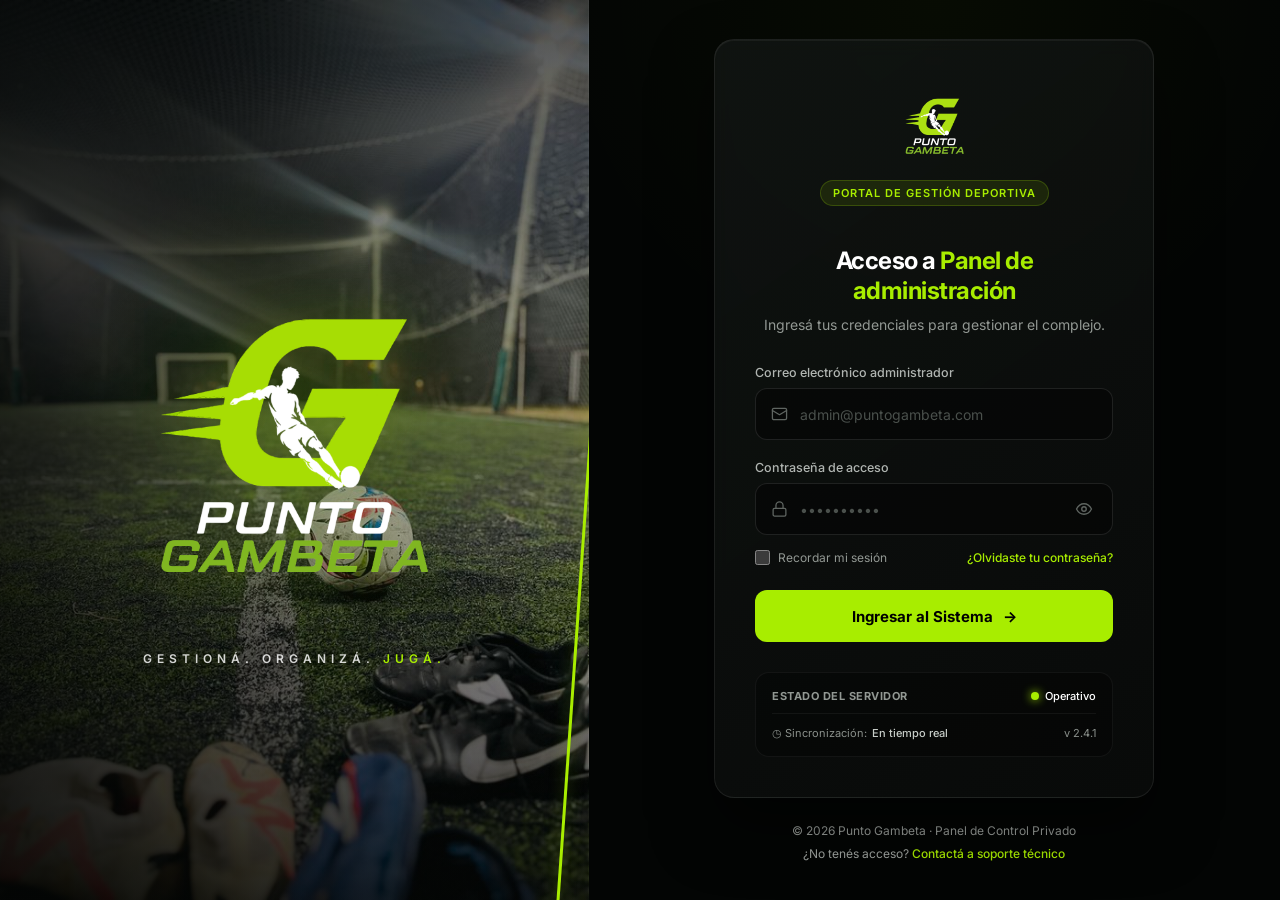
<file: index.html>
<!DOCTYPE html>
<html lang="es">

<head>
    <meta charset="UTF-8">
    <meta name="viewport" content="width=device-width, initial-scale=1.0">
    <meta name="description" content="Punto Gambeta — Portal privado de gestión deportiva. Acceso al panel de administración del complejo.">
    <meta name="theme-color" content="#030504">
    <meta name="color-scheme" content="dark">
    <title>Punto Gambeta | Portal de Gestión Deportiva</title>
    <link rel="icon" type="image/png" href="./assets/logo.png">
    <link rel="preload" as="image" href="./assets/fondo-cancha.jpg">

    <link rel="preconnect" href="https://fonts.googleapis.com">
    <link rel="preconnect" href="https://fonts.gstatic.com" crossorigin>
    <link href="https://fonts.googleapis.com/css2?family=Inter:wght@400;500;600;700&display=swap" rel="stylesheet">

    <style>
        /* =====================================================
           VARIABLES
        ===================================================== */
        :root {
            --verde: #a8ed00;
            --verde-hover: #baff20;
            --negro: #030504;
            --negro-2: #080b09;
            --blanco: #ffffff;
            --gris: #929893;
            --gris-dark: #626864;
            --borde: rgba(255,255,255,.08);
            --verde-soft: rgba(168,237,0,.08);
            --error: #ff6b6b;
            --radius: 12px;
        }

        /* =====================================================
           RESET
        ===================================================== */
        * {
            margin: 0;
            padding: 0;
            box-sizing: border-box;
        }

        html {
            scroll-behavior: smooth;
        }

        body {
            min-height: 100vh;
            font-family: 'Inter', -apple-system, BlinkMacSystemFont, 'Segoe UI', Arial, Helvetica, sans-serif;
            background: var(--negro);
            color: var(--blanco);
            overflow-x: hidden;
            -webkit-font-smoothing: antialiased;
        }

        ::selection {
            background: var(--verde);
            color: #000;
        }

        :focus-visible {
            outline: 2px solid var(--verde);
            outline-offset: 2px;
        }

        img {
            user-select: none;
            -webkit-user-drag: none;
        }

        .sr-only {
            position: absolute;
            width: 1px;
            height: 1px;
            padding: 0;
            margin: -1px;
            overflow: hidden;
            clip: rect(0, 0, 0, 0);
            white-space: nowrap;
            border: 0;
        }

        /* =====================================================
           CONTENEDOR PRINCIPAL
        ===================================================== */
        .login-page {
            min-height: 100vh;
            display: grid;
            grid-template-columns: 46% 54%;
        }

        /* =====================================================
           PANEL IZQUIERDO (fondo real: foto vertical nocturna)
        ===================================================== */
        .brand-panel {
            position: relative;
            min-height: 100vh;
            overflow: hidden;
            background-color: #0a0f0b;
            background-image:
                linear-gradient(90deg, rgba(3,5,4,.82) 0%, rgba(3,5,4,.45) 55%, rgba(3,5,4,.30) 100%),
                linear-gradient(180deg, rgba(3,5,4,.55) 0%, rgba(3,5,4,0) 35%, rgba(3,5,4,0) 60%, rgba(3,5,4,.72) 100%),
                url("./assets/fondo-cancha.jpg");
            background-size: cover, cover, cover;
            background-position: center 62%, center, center 62%;
            background-repeat: no-repeat;
        }

        .brand-panel::before {
            content: "";
            position: absolute;
            inset: 0;
            background: radial-gradient(circle at 50% 45%, rgba(168,237,0,.10), transparent 42%);
            pointer-events: none;
            z-index: 1;
        }

        .brand-panel::after {
            content: "";
            position: absolute;
            top: -5%;
            right: -2px;
            width: 3px;
            height: 110%;
            background: var(--verde);
            transform: rotate(4deg);
            box-shadow: 0 0 15px rgba(168,237,0,.35);
            z-index: 10;
        }

        .brand-content {
            position: relative;
            z-index: 3;
            min-height: 100vh;
            display: flex;
            flex-direction: column;
            justify-content: center;
            align-items: center;
            padding: 50px;
            text-align: center;
        }

        .main-logo {
            width: min(390px,82%);
            height: auto;
            display: block;
            /* El logo tiene fondo negro: screen lo funde con la foto */
            mix-blend-mode: screen;
            filter: drop-shadow(0 0 25px rgba(168,237,0,.15));
        }

        .brand-slogan {
            margin-top: 27px;
            color: rgba(255,255,255,.82);
            font-size: 12px;
            font-weight: 600;
            letter-spacing: 5px;
            text-shadow: 0 2px 12px rgba(0,0,0,.8);
        }

        .brand-slogan span {
            color: var(--verde);
        }

        /* =====================================================
           PANEL DERECHO
        ===================================================== */
        .form-panel {
            min-height: 100vh;
            display: flex;
            align-items: center;
            justify-content: center;
            padding: 35px 50px;
            background: radial-gradient(circle at 50% 0%, rgba(168,237,0,.03), transparent 40%), var(--negro);
        }

        .login-container {
            width: 100%;
            max-width: 440px;
        }

        /* =====================================================
           TARJETA
        ===================================================== */
        .login-card {
            padding: 40px;
            border-radius: 20px;
            background: linear-gradient(145deg, rgba(20, 24, 22, 0.7), rgba(9, 11, 10, 0.9));
            border: 1px solid var(--borde);
            box-shadow: 0 30px 60px rgba(0,0,0,.5), inset 0 1px 0 rgba(255,255,255,0.05);
            backdrop-filter: blur(10px);
            -webkit-backdrop-filter: blur(10px);
        }

        /* =====================================================
           BADGE ADMIN & LOGO
        ===================================================== */
        .admin-header {
            display: flex;
            flex-direction: column;
            align-items: center;
            margin-bottom: 25px;
        }

        .small-logo {
            width: 85px;
            height: auto;
            display: block;
            margin-bottom: 15px;
            mix-blend-mode: screen;
            border-radius: 10px;
        }

        .admin-badge {
            background: rgba(168,237,0,.1);
            color: var(--verde);
            padding: 5px 12px;
            border-radius: 20px;
            font-size: 11px;
            font-weight: 600;
            letter-spacing: 1px;
            text-transform: uppercase;
            border: 1px solid rgba(168,237,0,.2);
            margin-bottom: 15px;
        }

        /* =====================================================
           BIENVENIDA
        ===================================================== */
        .welcome {
            text-align: center;
        }

        .welcome h1 {
            font-size: 24px;
            font-weight: 700;
            letter-spacing: -.5px;
            margin-bottom: 8px;
            color: #ffffff;
            line-height: 1.25;
        }

        .welcome h1 span {
            color: var(--verde);
        }

        .welcome p {
            color: var(--gris);
            font-size: 14px;
            line-height: 1.5;
            margin-bottom: 30px;
        }

        /* =====================================================
           FORMULARIO
        ===================================================== */
        .form-group {
            margin-bottom: 20px;
        }

        .form-group label {
            display: block;
            margin-bottom: 8px;
            font-size: 12.5px;
            font-weight: 500;
            color: #b0b5b1;
        }

        .input-container {
            position: relative;
        }

        .input-container:focus-within .input-icon {
            color: var(--verde);
        }

        .input-icon {
            position: absolute;
            left: 16px;
            top: 50%;
            transform: translateY(-50%);
            color: #5f6561;
            pointer-events: none;
            transition: color 0.3s;
            display: flex;
            align-items: center;
        }

        .input-icon svg {
            width: 17px;
            height: 17px;
            display: block;
        }

        .input-container input {
            width: 100%;
            height: 52px;
            padding: 0 46px 0 44px;
            border-radius: var(--radius);
            border: 1px solid rgba(255,255,255,.1);
            outline: none;
            background: rgba(0,0,0,.4);
            color: white;
            font-size: 14px;
            font-family: inherit;
            transition: border-color .2s ease, box-shadow .2s ease, background .2s ease;
        }

        /* Sin icono a la derecha en email: menos padding */
        .input-container input[type="email"] {
            padding-right: 16px;
        }

        .input-container input::placeholder {
            color: #4a504c;
        }

        .input-container input:hover {
            border-color: rgba(255,255,255,.25);
        }

        .input-container input:focus {
            border-color: var(--verde);
            background: rgba(168,237,0,.02);
            box-shadow: 0 0 0 4px rgba(168,237,0,.08);
        }

        .input-container input[aria-invalid="true"] {
            border-color: rgba(255,107,107,.7);
            box-shadow: 0 0 0 4px rgba(255,107,107,.1);
        }

        /* Autofill oscuro */
        .input-container input:-webkit-autofill {
            -webkit-text-fill-color: #fff;
            -webkit-box-shadow: 0 0 0 60px #0b0e0c inset;
            caret-color: #fff;
        }

        /* =====================================================
           PASSWORD
        ===================================================== */
        .password-toggle {
            position: absolute;
            right: 12px;
            top: 50%;
            transform: translateY(-50%);
            border: none;
            border-radius: 8px;
            background: transparent;
            color: #5f6561;
            cursor: pointer;
            padding: 8px;
            display: flex;
            align-items: center;
            justify-content: center;
            transition: color 0.2s, background 0.2s;
        }

        .password-toggle:hover {
            color: var(--blanco);
            background: rgba(255,255,255,.06);
        }

        .password-toggle svg {
            width: 18px;
            height: 18px;
            display: block;
        }

        .caps-warning {
            display: none;
            margin-top: 8px;
            font-size: 11.5px;
            color: #e8c547;
        }

        .caps-warning.visible {
            display: block;
        }

        /* =====================================================
           OPCIONES INFERIORES
        ===================================================== */
        .form-options {
            display: flex;
            justify-content: space-between;
            align-items: center;
            gap: 12px;
            margin-bottom: 25px;
            margin-top: -5px;
        }

        .remember-me {
            display: flex;
            align-items: center;
            gap: 8px;
            font-size: 12px;
            color: var(--gris);
            cursor: pointer;
            user-select: none;
        }

        .remember-me input {
            width: 15px;
            height: 15px;
            accent-color: var(--verde);
            cursor: pointer;
        }

        .forgot {
            color: var(--verde);
            background: none;
            border: none;
            padding: 0;
            font-size: 12px;
            font-weight: 500;
            font-family: inherit;
            cursor: pointer;
            transition: .2s;
        }

        .forgot:hover {
            color: var(--verde-hover);
            text-decoration: underline;
        }

        /* =====================================================
           BOTÓN LOGIN
        ===================================================== */
        .btn-login {
            width: 100%;
            height: 52px;
            border: none;
            border-radius: var(--radius);
            background: var(--verde);
            color: #000000;
            font-size: 15px;
            font-weight: 700;
            font-family: inherit;
            cursor: pointer;
            transition: transform .2s ease, background .2s ease, box-shadow .2s ease, opacity .2s;
            display: flex;
            justify-content: center;
            align-items: center;
            gap: 10px;
        }

        .btn-login:hover:not(:disabled) {
            background: var(--verde-hover);
            transform: translateY(-2px);
            box-shadow: 0 8px 25px rgba(168,237,0,.25);
        }

        .btn-login:active:not(:disabled) {
            transform: translateY(0);
        }

        .btn-login:disabled {
            opacity: .75;
            cursor: not-allowed;
            transform: none;
            box-shadow: none;
        }

        .btn-login .arrow {
            font-weight: 700;
        }

        .spinner {
            width: 18px;
            height: 18px;
            border-radius: 50%;
            border: 2.5px solid rgba(0,0,0,.25);
            border-top-color: #000;
            animation: spin .7s linear infinite;
            flex-shrink: 0;
        }

        @keyframes spin {
            to { transform: rotate(360deg); }
        }

        /* =====================================================
           INFORMACIÓN DEL SISTEMA
        ===================================================== */
        .system-info {
            margin-top: 30px;
            padding: 16px;
            border: 1px solid rgba(255,255,255,.05);
            border-radius: 14px;
            background: rgba(0,0,0,.3);
        }

        .system-title {
            display: flex;
            align-items: center;
            justify-content: space-between;
            margin-bottom: 12px;
            padding-bottom: 10px;
            border-bottom: 1px solid rgba(255,255,255,.05);
        }

        .system-title strong {
            font-size: 11px;
            color: var(--gris);
            text-transform: uppercase;
            letter-spacing: 0.5px;
        }

        .online {
            display: flex;
            align-items: center;
            gap: 6px;
            font-size: 11px;
            color: var(--blanco);
            font-weight: 500;
        }

        .online-dot {
            width: 8px;
            height: 8px;
            border-radius: 50%;
            background: var(--verde);
            box-shadow: 0 0 10px var(--verde);
            animation: pulse 2s infinite;
        }

        @keyframes pulse {
            0% { box-shadow: 0 0 0 0 rgba(168,237,0, 0.4); }
            70% { box-shadow: 0 0 0 6px rgba(168,237,0, 0); }
            100% { box-shadow: 0 0 0 0 rgba(168,237,0, 0); }
        }

        .server-stats {
            display: flex;
            justify-content: space-between;
            gap: 8px;
            font-size: 11px;
            color: #8a908b;
        }

        .server-stats span {
            display: flex;
            align-items: center;
            gap: 5px;
        }

        .server-stats strong {
            color: #c6ccc7;
            font-weight: 500;
        }

        /* =====================================================
           FOOTER
        ===================================================== */
        .footer {
            margin-top: 25px;
            text-align: center;
            color: #a0a5a1;
            font-size: 12px;
            display: flex;
            flex-direction: column;
            gap: 8px;
        }

        .footer a {
            color: var(--verde);
            text-decoration: none;
            font-weight: 500;
            transition: color 0.2s;
        }

        .footer a:hover {
            color: var(--verde-hover);
            text-decoration: underline;
        }

        /* =====================================================
           MENSAJES
        ===================================================== */
        .message {
            display: none;
            margin-top: 15px;
            padding: 12px 14px;
            border-radius: 8px;
            text-align: center;
            font-size: 12.5px;
            font-weight: 500;
            line-height: 1.45;
        }

        .message.success {
            display: block;
            color: #000;
            background: var(--verde);
        }

        /* Animación de acceso correcto */
        .login-card.access-ok {
            border-color: rgba(168,237,0,.6);
            animation: accessGlow .9s ease both;
        }

        @keyframes accessGlow {
            0% { box-shadow: 0 30px 60px rgba(0,0,0,.5), 0 0 0 0 rgba(168,237,0,.55); }
            100% { box-shadow: 0 30px 60px rgba(0,0,0,.5), 0 0 0 22px rgba(168,237,0,0); }
        }

        .btn-login.access-ok {
            background: var(--verde);
            box-shadow: 0 0 24px rgba(168,237,0,.5);
        }

        .check-pop {
            display: inline-flex;
            align-items: center;
            justify-content: center;
            width: 20px;
            height: 20px;
            border-radius: 50%;
            background: #000;
            color: var(--verde);
            font-weight: 800;
            animation: checkPop .4s cubic-bezier(.2,1.6,.4,1);
        }

        @keyframes checkPop {
            from { transform: scale(0); }
            to { transform: scale(1); }
        }

        /* Overlay de bienvenida */
        .welcome-ov{position:fixed;inset:0;z-index:200;display:none;align-items:center;justify-content:center;background:rgba(5,8,5,.9);backdrop-filter:blur(8px);-webkit-backdrop-filter:blur(8px)}
        .welcome-ov.show{display:flex}
        .welcome-box{text-align:center;animation:modePop .5s ease}
        .welcome-ring{width:92px;height:92px;margin:0 auto 16px}
        .welcome-ring circle{fill:none;stroke:rgba(168,237,0,.2);stroke-width:6}
        .welcome-ring .ok{stroke:#a8ed00;stroke-linecap:round;stroke-dasharray:200;stroke-dashoffset:200;animation:drawCk .7s .15s ease forwards}
        .welcome-ring .tick{stroke:#a8ed00;stroke-width:8;stroke-linecap:round;stroke-linejoin:round;stroke-dasharray:60;stroke-dashoffset:60;animation:drawCk .45s .6s ease forwards}
        @keyframes drawCk{to{stroke-dashoffset:0}}
        .welcome-box strong{display:block;font-size:30px;font-weight:800;color:#fff}
        .welcome-box small{display:block;margin-top:4px;font-size:13px;color:#a8ed00;font-weight:600}
        .welcome-bar{width:210px;height:6px;margin:18px auto 0;border-radius:10px;background:rgba(255,255,255,.12);overflow:hidden}
        .welcome-bar i{display:block;height:100%;width:40%;border-radius:10px;background:#a8ed00;animation:loadBar 1.9s ease-in-out infinite}
        @keyframes loadBar{0%{transform:translateX(-110%)}100%{transform:translateX(280%)}}
        @keyframes modePop{from{opacity:0;transform:scale(.9)}to{opacity:1;transform:scale(1)}}

        .message.error {
            display: block;
            color: #ffd7d7;
            background: rgba(255,80,80,.12);
            border: 1px solid rgba(255,80,80,.5);
        }

        .message.info {
            display: block;
            color: #d7e4d8;
            background: rgba(255,255,255,.06);
            border: 1px solid rgba(255,255,255,.12);
        }

        .shake {
            animation: shake .35s ease;
        }

        @keyframes shake {
            0%, 100% { transform: translateX(0); }
            25% { transform: translateX(-6px); }
            50% { transform: translateX(6px); }
            75% { transform: translateX(-4px); }
        }

        /* =====================================================
           TABLET & MOBILE
        ===================================================== */
        @media (max-width: 1050px) {
            .login-page { grid-template-columns: 42% 58%; }
            .form-panel { padding: 25px; }
            .login-card { padding: 35px; }
        }

        @media (max-width: 800px) {
            body { background: var(--negro); }
            .login-page { display: flex; flex-direction: column; min-height: 100vh; }

            .brand-panel {
                display: block; width: 100%; min-height: 250px; height: 35vh;
                background-position: center 60%, center, center 60%; flex-shrink: 0;
            }
            .brand-panel::after {
                top: auto; bottom: -2px; left: 0; width: 100%; height: 2px;
                transform: none; box-shadow: 0 0 12px rgba(168,237,0,.5);
            }
            .brand-content { min-height: 100%; padding: 30px 20px; justify-content: center; }
            .main-logo { width: min(240px,72vw); }
            .brand-slogan { margin-top: 15px; font-size: 10px; letter-spacing: 4px; }

            .form-panel { padding: 30px 20px 40px; align-items: flex-start; }
            .login-container { max-width: 480px; }
            .login-card { padding: 30px 22px; }
            .welcome h1 { font-size: 22px; }
            .form-options { flex-wrap: wrap; }
        }

        @media (max-width: 380px) {
            .login-card { padding: 26px 18px; }
            .form-options { flex-direction: column; align-items: flex-start; }
        }

        /* =====================================================
           ANIMACIONES
        ===================================================== */
        .login-card {
            animation: loginAppear .6s cubic-bezier(0.16, 1, 0.3, 1) both;
        }

        @keyframes loginAppear {
            from { opacity: 0; transform: translateY(20px); }
            to { opacity: 1; transform: translateY(0); }
        }

        @media (prefers-reduced-motion: reduce) {
            html { scroll-behavior: auto; }
            *, *::before, *::after {
                animation-duration: 0.01ms !important;
                transition-duration: 0.01ms !important;
            }
        }

    </style>
</head>

<body>

    <main class="login-page">

        <!-- =================================================
             MARCA / CANCHA
        ================================================= -->
        <section class="brand-panel" aria-label="Marca Punto Gambeta">
            <div class="brand-content">
                <img src="./assets/logo.png" alt="Punto Gambeta" class="main-logo" fetchpriority="high" onerror="this.style.display='none'">
                <div class="brand-slogan">
                    GESTIONÁ. ORGANIZÁ. <span>JUGÁ.</span>
                </div>
            </div>
        </section>

        <!-- =================================================
             LOGIN DE ADMINISTRACIÓN
        ================================================= -->
        <section class="form-panel" aria-label="Acceso administrativo">
            <div class="login-container">

                <div class="login-card" id="loginCard">

                    <!-- ENCABEZADO ADMIN -->
                    <div class="admin-header">
                        <img src="./assets/logo.png" alt="" aria-hidden="true" class="small-logo" loading="lazy" onerror="this.style.display='none'">
                        <span class="admin-badge">Portal de Gestión Deportiva</span>
                    </div>

                    <!-- BIENVENIDA -->
                    <div class="welcome">
                        <h1>Acceso a <span>Panel de administración</span></h1>
                        <p>Ingresá tus credenciales para gestionar el complejo.</p>
                    </div>

                    <!-- FORMULARIO -->
                    <form id="loginForm" novalidate>

                        <!-- EMAIL -->
                        <div class="form-group">
                            <label for="email">Correo electrónico administrador</label>
                            <div class="input-container">
                                <input type="email" id="email" name="email" placeholder="admin@puntogambeta.com"
                                    autocomplete="username" inputmode="email" enterkeyhint="go"
                                    aria-describedby="emailError" required>
                                <span class="input-icon" aria-hidden="true">
                                    <svg viewBox="0 0 24 24" fill="none" stroke="currentColor" stroke-width="1.8" stroke-linecap="round" stroke-linejoin="round"><rect x="2" y="4" width="20" height="16" rx="2"/><path d="m22 7-10 6L2 7"/></svg>
                                </span>
                            </div>
                        </div>

                        <!-- PASSWORD -->
                        <div class="form-group">
                            <label for="password">Contraseña de acceso</label>
                            <div class="input-container">
                                <input type="password" id="password" name="password" placeholder="••••••••••"
                                    autocomplete="current-password" enterkeyhint="go" minlength="6"
                                    aria-describedby="capsWarning" required>
                                <span class="input-icon" aria-hidden="true">
                                    <svg viewBox="0 0 24 24" fill="none" stroke="currentColor" stroke-width="1.8" stroke-linecap="round" stroke-linejoin="round"><rect x="3" y="11" width="18" height="11" rx="2"/><path d="M7 11V7a5 5 0 0 1 10 0v4"/></svg>
                                </span>
                                <button type="button" class="password-toggle" id="togglePassword" aria-label="Mostrar contraseña" aria-pressed="false">
                                    <svg id="eyeOpen" viewBox="0 0 24 24" fill="none" stroke="currentColor" stroke-width="1.8" stroke-linecap="round" stroke-linejoin="round"><path d="M2 12s3.5-7 10-7 10 7 10 7-3.5 7-10 7-10-7-10-7Z"/><circle cx="12" cy="12" r="3"/></svg>
                                    <svg id="eyeClosed" viewBox="0 0 24 24" fill="none" stroke="currentColor" stroke-width="1.8" stroke-linecap="round" stroke-linejoin="round" style="display:none"><path d="M9.88 9.88a3 3 0 1 0 4.24 4.24"/><path d="M10.73 5.08A10.4 10.4 0 0 1 12 5c6.5 0 10 7 10 7a17.6 17.6 0 0 1-2.16 3.19"/><path d="M6.61 6.61A17.5 17.5 0 0 0 2 12s3.5 7 10 7a10.7 10.7 0 0 0 4.39-.92"/><line x1="2" y1="2" x2="22" y2="22"/></svg>
                                </button>
                            </div>
                            <div class="caps-warning" id="capsWarning" role="status">Bloq Mayús activado</div>
                        </div>

                        <!-- OPCIONES -->
                        <div class="form-options">
                            <label class="remember-me">
                                <input type="checkbox" id="remember">
                                Recordar mi sesión
                            </label>
                            <button type="button" class="forgot" id="forgotPassword">¿Olvidaste tu contraseña?</button>
                        </div>

                        <!-- LOGIN -->
                        <button type="submit" class="btn-login" id="btnLogin">
                            <span>Ingresar al Sistema</span>
                            <span class="arrow" aria-hidden="true">→</span>
                        </button>

                        <div id="message" class="message" role="alert" aria-live="polite"></div>
                        <div id="emailError" class="sr-only" aria-live="polite"></div>
                    </form>

                    <!-- =================================================
                         INDICADOR ESTADO DEL SISTEMA
                    ================================================== -->
                    <div class="system-info" role="status" aria-label="Estado del servidor: operativo">
                        <div class="system-title">
                            <strong>Estado del servidor</strong>
                            <div class="online">
                                <span class="online-dot" aria-hidden="true"></span>
                                Operativo
                            </div>
                        </div>
                        <div class="server-stats">
                            <span>◷ Sincronización: <strong>En tiempo real</strong></span>
                            <span>v 2.4.1</span>
                        </div>
                    </div>

                </div>

                <!-- FOOTER -->
                <div class="footer">
                    <div>© <span id="year">2026</span> Punto Gambeta · Panel de Control Privado</div>
                    <div>¿No tenés acceso? <a href="mailto:soporte@puntogambeta.com">Contactá a soporte técnico</a></div>
                </div>

            </div>
        </section>

    </main>

    <div class="welcome-ov" id="welcomeOv" aria-hidden="true">
        <div class="welcome-box">
            <svg class="welcome-ring" viewBox="0 0 100 100"><circle cx="50" cy="50" r="44"/><circle class="ok" cx="50" cy="50" r="44"/><path class="tick" d="M32 51l12 12 24-26"/></svg>
            <strong>¡Bienvenido!</strong>
            <small>Entrando al panel…</small>
            <div class="welcome-bar"><i></i></div>
        </div>
    </div>

    <!-- =====================================================
         JAVASCRIPT
    ===================================================== -->
    <script>
        const loginForm = document.getElementById("loginForm");
        const emailInput = document.getElementById("email");
        const passwordInput = document.getElementById("password");
        const togglePassword = document.getElementById("togglePassword");
        const eyeOpen = document.getElementById("eyeOpen");
        const eyeClosed = document.getElementById("eyeClosed");
        const message = document.getElementById("message");
        const btn = document.getElementById("btnLogin");
        const btnOriginal = btn.innerHTML;
        const remember = document.getElementById("remember");
        const capsWarning = document.getElementById("capsWarning");
        const loginCard = document.getElementById("loginCard");

        document.getElementById("year").textContent = new Date().getFullYear();

        /* Recordar email guardado */
        try {
            const saved = localStorage.getItem("pg_remember_email");
            if (saved) {
                emailInput.value = saved;
                remember.checked = true;
            }
        } catch (e) { /* almacenamiento no disponible */ }

        function showMessage(text, type) {
            message.textContent = text;
            message.className = "message " + type;
        }

        function clearMessage() {
            message.textContent = "";
            message.className = "message";
        }

        function shakeCard() {
            loginCard.classList.remove("shake");
            void loginCard.offsetWidth;
            loginCard.classList.add("shake");
        }

        function setLoading(loading) {
            btn.disabled = loading;
            btn.innerHTML = loading
                ? '<span class="spinner" aria-hidden="true"></span><span>Verificando…</span>'
                : btnOriginal;
        }

        function isValidEmail(v) {
            return /^[^\s@]+@[^\s@]+\.[^\s@]{2,}$/.test(v);
        }

        /* MOSTRAR / OCULTAR PASSWORD */
        function setPasswordVisible(visible) {
            passwordInput.type = visible ? "text" : "password";
            eyeOpen.style.display = visible ? "none" : "block";
            eyeClosed.style.display = visible ? "block" : "none";
            togglePassword.setAttribute("aria-label", visible ? "Ocultar contraseña" : "Mostrar contraseña");
            togglePassword.setAttribute("aria-pressed", String(visible));
        }

        togglePassword.addEventListener("click", () => {
            setPasswordVisible(passwordInput.type === "password");
            passwordInput.focus();
        });

        /* Aviso Bloq Mayús */
        function checkCaps(e) {
            try {
                const on = e.getModifierState && e.getModifierState("CapsLock");
                capsWarning.classList.toggle("visible", !!on);
            } catch (err) { /* no soportado */ }
        }
        passwordInput.addEventListener("keyup", checkCaps);
        passwordInput.addEventListener("keydown", checkCaps);

        /* Limpiar error al escribir */
        [emailInput, passwordInput].forEach((el) => {
            el.addEventListener("input", () => {
                el.removeAttribute("aria-invalid");
                if (message.classList.contains("error")) clearMessage();
            });
        });

        /* LOGIN */
        loginForm.addEventListener("submit", (event) => {
            event.preventDefault();

            const email = emailInput.value.trim();
            const password = passwordInput.value;

            if (!email || !password) {
                showMessage("Por favor, completá todos los campos.", "error");
                if (!email) emailInput.setAttribute("aria-invalid", "true");
                if (!password) passwordInput.setAttribute("aria-invalid", "true");
                shakeCard();
                return;
            }

            if (!isValidEmail(email)) {
                showMessage("Ingresá un correo electrónico válido.", "error");
                emailInput.setAttribute("aria-invalid", "true");
                emailInput.focus();
                shakeCard();
                return;
            }

            if (password.length < 6) {
                showMessage("La contraseña debe tener al menos 6 caracteres.", "error");
                passwordInput.setAttribute("aria-invalid", "true");
                passwordInput.focus();
                shakeCard();
                return;
            }

            /* Guardar / borrar recuerdo */
            try {
                if (remember.checked) localStorage.setItem("pg_remember_email", email);
                else localStorage.removeItem("pg_remember_email");
            } catch (e) { /* ignorar */ }

            setLoading(true);
            clearMessage();

            setTimeout(() => {
                if (email.toLowerCase() === "admintotal@gmail.com" && password.trim().toLowerCase() === "admintotal") {
                    setLoading(false);
                    loginCard.classList.add("access-ok");
                    btn.classList.add("access-ok");
                    btn.innerHTML = '<span class="check-pop">✓</span><span>¡Bienvenido!</span>';
                    btn.disabled = true;
                    showMessage("Acceso correcto. Entrando al panel...", "success");
                    document.getElementById("welcomeOv").classList.add("show");
                    setTimeout(() => { window.location.href = "./Panel-BetaV1.html"; }, 1900);
                } else {
                    setLoading(false);
                    emailInput.setAttribute("aria-invalid", "true");
                    passwordInput.setAttribute("aria-invalid", "true");
                    showMessage("Credenciales incorrectas. Verificá e intentá de nuevo.", "error");
                    shakeCard();
                }
            }, 1200);
        });

        /* RECUPERAR PASSWORD */
        document.getElementById("forgotPassword").addEventListener("click", () => {
            const email = emailInput.value.trim();
            showMessage(
                email && isValidEmail(email)
                    ? "Se envió un enlace de recuperación a " + email + "."
                    : "Ingresá tu correo arriba y reintentá, o escribí a soporte@puntogambeta.com.",
                "info"
            );
        });
    </script>
</body>
</html>
</file>
